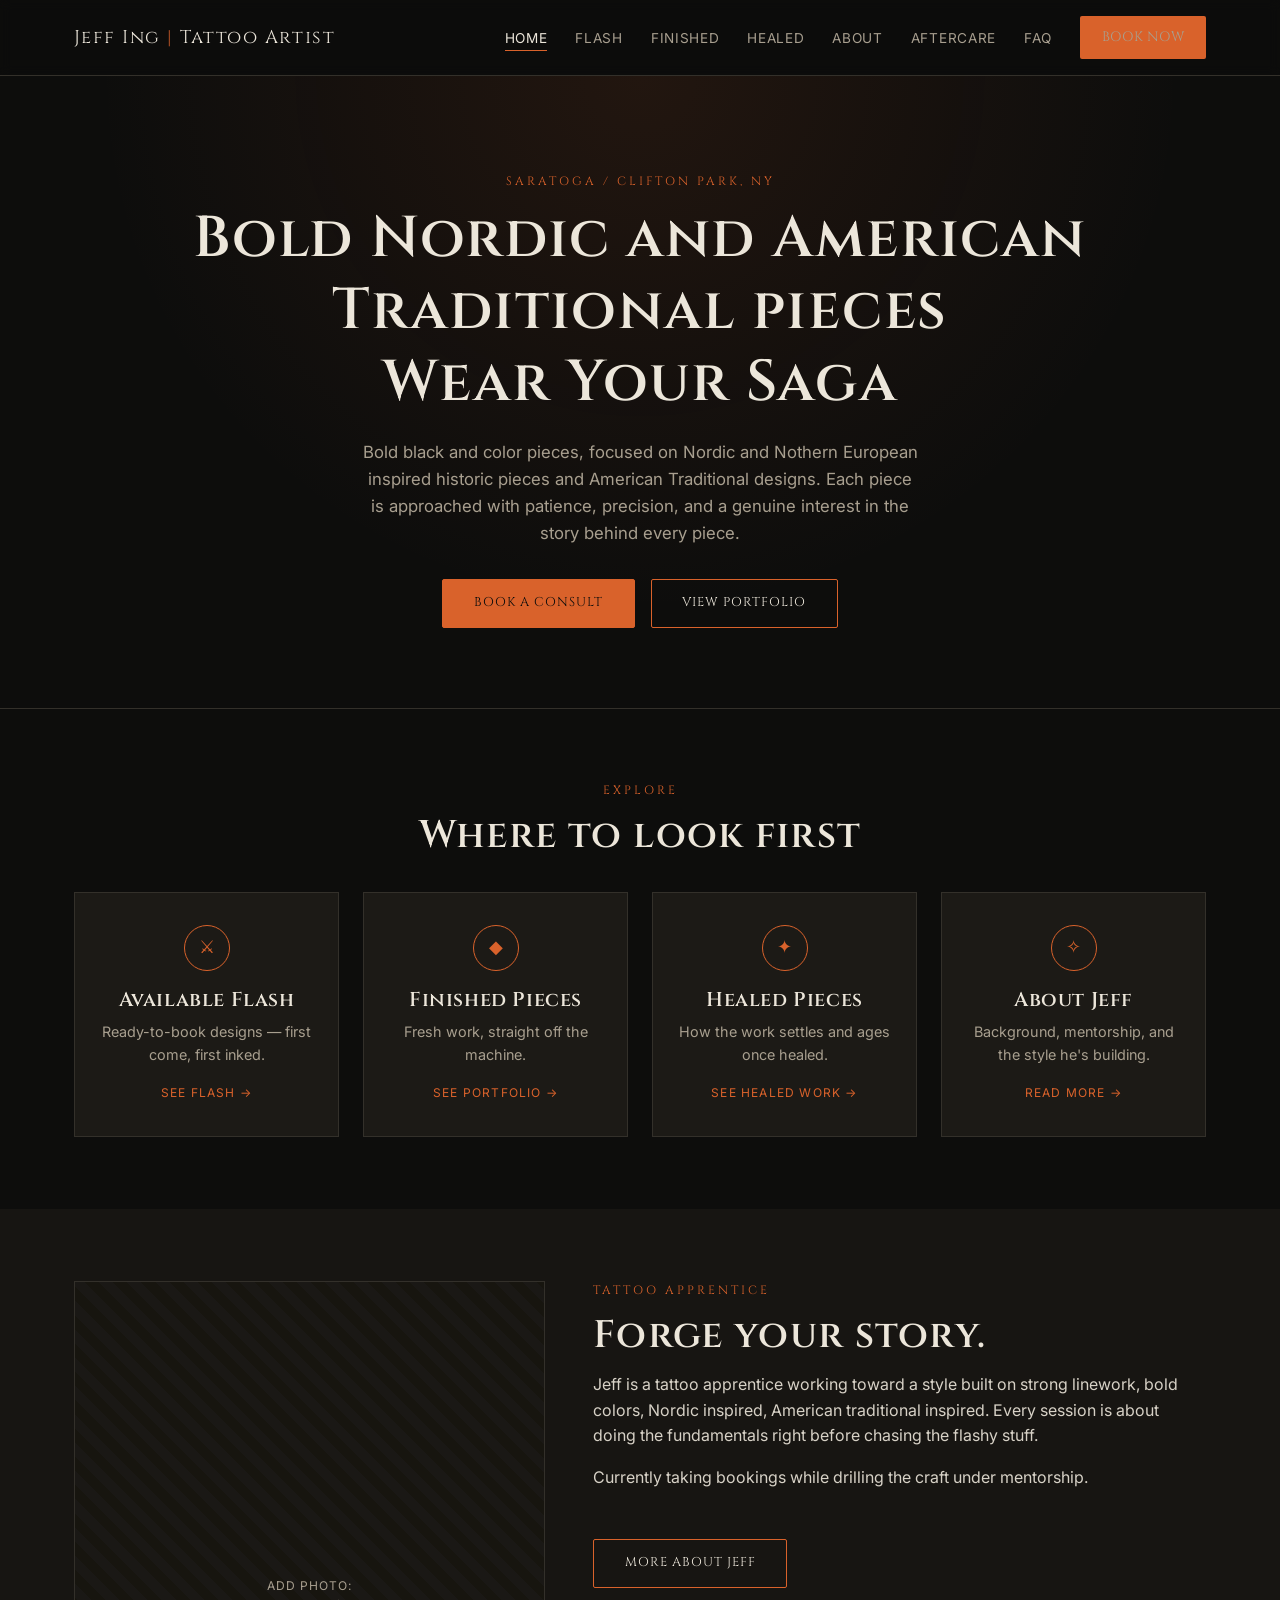
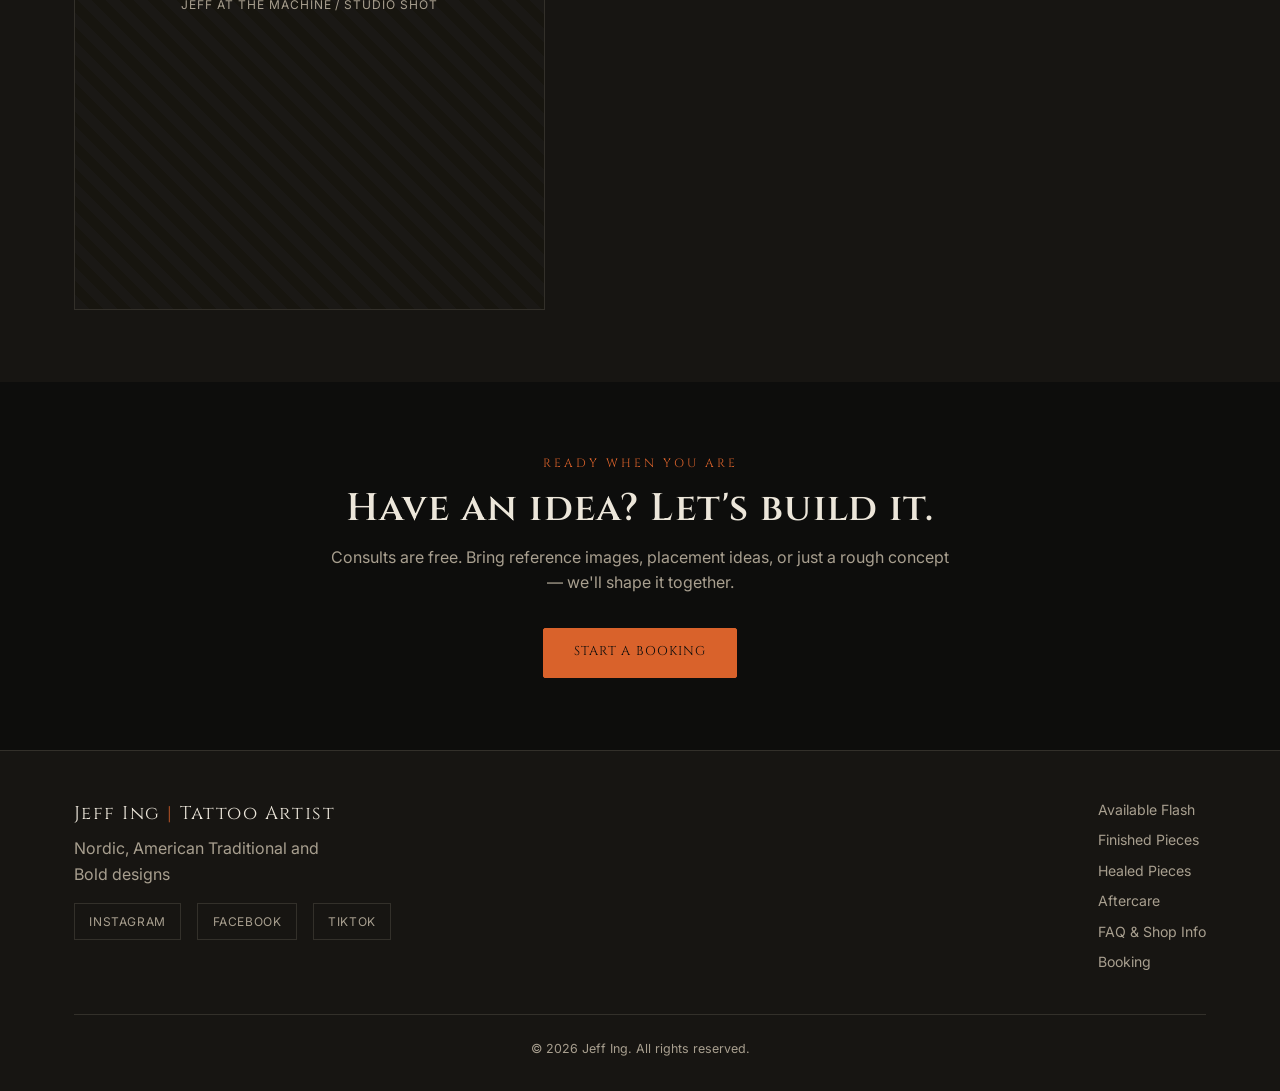
<file: odinsforgeart-website 3/index.html>
<!DOCTYPE html>
<html lang="en">
<head>
<meta charset="UTF-8">
<meta name="viewport" content="width=device-width, initial-scale=1.0">
<title>Jeff Ing | Tattoo Artist — Odin's Forge</title>
<meta name="description" content="Jeff Ing, tattoo artist specializing in Nordic knotwork, blackwork, and American traditional. Based in the Saratoga / Clifton Park, NY area.">
<link rel="preconnect" href="https://fonts.googleapis.com">
<link href="https://fonts.googleapis.com/css2?family=Cinzel:wght@500;600;700&family=Inter:wght@400;500;600&display=swap" rel="stylesheet">
<link rel="stylesheet" href="assets/css/style.css">
</head>
<body>

<header class="site-header">
  <div class="nav-wrap">
    <a href="index.html" class="brand">Jeff Ing <span>|</span> Tattoo Artist</a>
    <button class="nav-toggle" aria-label="Toggle navigation">
      <span></span><span></span><span></span>
    </button>
    <ul class="nav-links">
      <li><a href="index.html" class="active">Home</a></li>
      <li><a href="flash.html">Flash</a></li>
      <li><a href="finished.html">Finished</a></li>
      <li><a href="healed.html">Healed</a></li>
      <li><a href="about.html">About</a></li>
      <li><a href="aftercare.html">Aftercare</a></li>
      <li><a href="faq.html">FAQ</a></li>
      <li><a href="booking.html" class="btn btn-solid">Book Now</a></li>
    </ul>
  </div>
</header>

<section class="hero">
  <div class="container">
    <span class="eyebrow" id="hero-eyebrow">Saratoga / Clifton Park, NY</span>
    <h1 id="hero-headline">Bold blackwork &amp; Nordic pieces,<br>built to last.</h1>
    <p class="lede" id="hero-lede">Fine linework, Nordic knotwork, and American traditional tattooing — approached with patience, precision, and a genuine interest in the story behind every piece.</p>
    <div class="btn-row">
      <a href="booking.html" class="btn btn-solid">Book a Consult</a>
      <a href="finished.html" class="btn">View Portfolio</a>
    </div>
  </div>
</section>

<section>
  <div class="container">
    <div class="text-center">
      <span class="eyebrow">Explore</span>
      <h2>Where to look first</h2>
    </div>
    <div class="card-grid">
      <div class="nav-card">
        <div class="icon">⚔</div>
        <h3>Available Flash</h3>
        <p>Ready-to-book designs — first come, first inked.</p>
        <a href="flash.html" class="link">See Flash →</a>
      </div>
      <div class="nav-card">
        <div class="icon">◆</div>
        <h3>Finished Pieces</h3>
        <p>Fresh work, straight off the machine.</p>
        <a href="finished.html" class="link">See Portfolio →</a>
      </div>
      <div class="nav-card">
        <div class="icon">✦</div>
        <h3>Healed Pieces</h3>
        <p>How the work settles and ages once healed.</p>
        <a href="healed.html" class="link">See Healed Work →</a>
      </div>
      <div class="nav-card">
        <div class="icon">✧</div>
        <h3>About Jeff</h3>
        <p>Background, mentorship, and the style he's building.</p>
        <a href="about.html" class="link">Read More →</a>
      </div>
    </div>
  </div>
</section>

<section class="alt">
  <div class="container about-grid">
    <div class="portrait-placeholder">Add photo:<br>Jeff at the machine / studio shot</div>
    <div class="body">
      <span class="eyebrow" id="about-eyebrow">Tattoo Apprentice</span>
      <h2 id="about-heading">Linework first. Everything else follows.</h2>
      <p id="about-p1">Jeff is a tattoo apprentice working toward a style built on clean linework, Nordic knotwork, and blackwork — with American traditional and color as the long-term goal. Every session is about doing the fundamentals right before chasing the flashy stuff.</p>
      <p id="about-p2">Currently taking linework-focused bookings while drilling the craft under mentorship. Clients are welcome to return later for shading or color work.</p>
      <a href="about.html" class="btn mt-2">More About Jeff</a>
    </div>
  </div>
</section>

<section class="text-center">
  <div class="container max-w">
    <span class="eyebrow">Ready When You Are</span>
    <h2>Have an idea? Let's build it.</h2>
    <p>Consults are free. Bring reference images, placement ideas, or just a rough concept — we'll shape it together.</p>
    <a href="booking.html" class="btn btn-solid mt-2">Start a Booking</a>
  </div>
</section>

<footer class="site-footer">
  <div class="container">
    <div class="footer-grid">
      <div class="footer-brand">
        <a href="index.html" class="brand">Jeff Ing <span>|</span> Tattoo Artist</a>
        <p data-field="tagline" style="max-width:280px; margin-top:0.5rem;">Nordic knotwork &amp; blackwork tattooing, Saratoga / Clifton Park, NY.</p>
        <div class="footer-social">
          <!-- Links auto-fill from Site Settings in the CMS -->
          <a href="#" target="_blank" rel="noopener" data-field="instagram_url">Instagram</a>
          <a href="#" target="_blank" rel="noopener" data-field="facebook_url">Facebook</a>
          <a href="#" target="_blank" rel="noopener" data-field="tiktok_url">TikTok</a>
        </div>
      </div>
      <nav class="footer-links">
        <a href="flash.html">Available Flash</a>
        <a href="finished.html">Finished Pieces</a>
        <a href="healed.html">Healed Pieces</a>
        <a href="aftercare.html">Aftercare</a>
        <a href="faq.html">FAQ &amp; Shop Info</a>
        <a href="booking.html">Booking</a>
      </nav>
    </div>
    <div class="footer-bottom">
      &copy; <span id="year"></span> Jeff Ing. All rights reserved.
    </div>
  </div>
</footer>

<script src="assets/js/main.js"></script>
<script>document.getElementById('year').textContent = new Date().getFullYear();loadHome();</script>

<!-- Netlify Identity — handles the login link from invite/reset emails
     and sends you to the CMS at /admin/ after you log in. -->
<script src="https://identity.netlify.com/v1/netlify-identity-widget.js"></script>
<script>
  if (window.netlifyIdentity) {
    window.netlifyIdentity.on('init', function (user) {
      if (!user) {
        window.netlifyIdentity.on('login', function () {
          document.location.href = '/admin/';
        });
      }
    });
  }
</script>
</body>
</html>
</file>
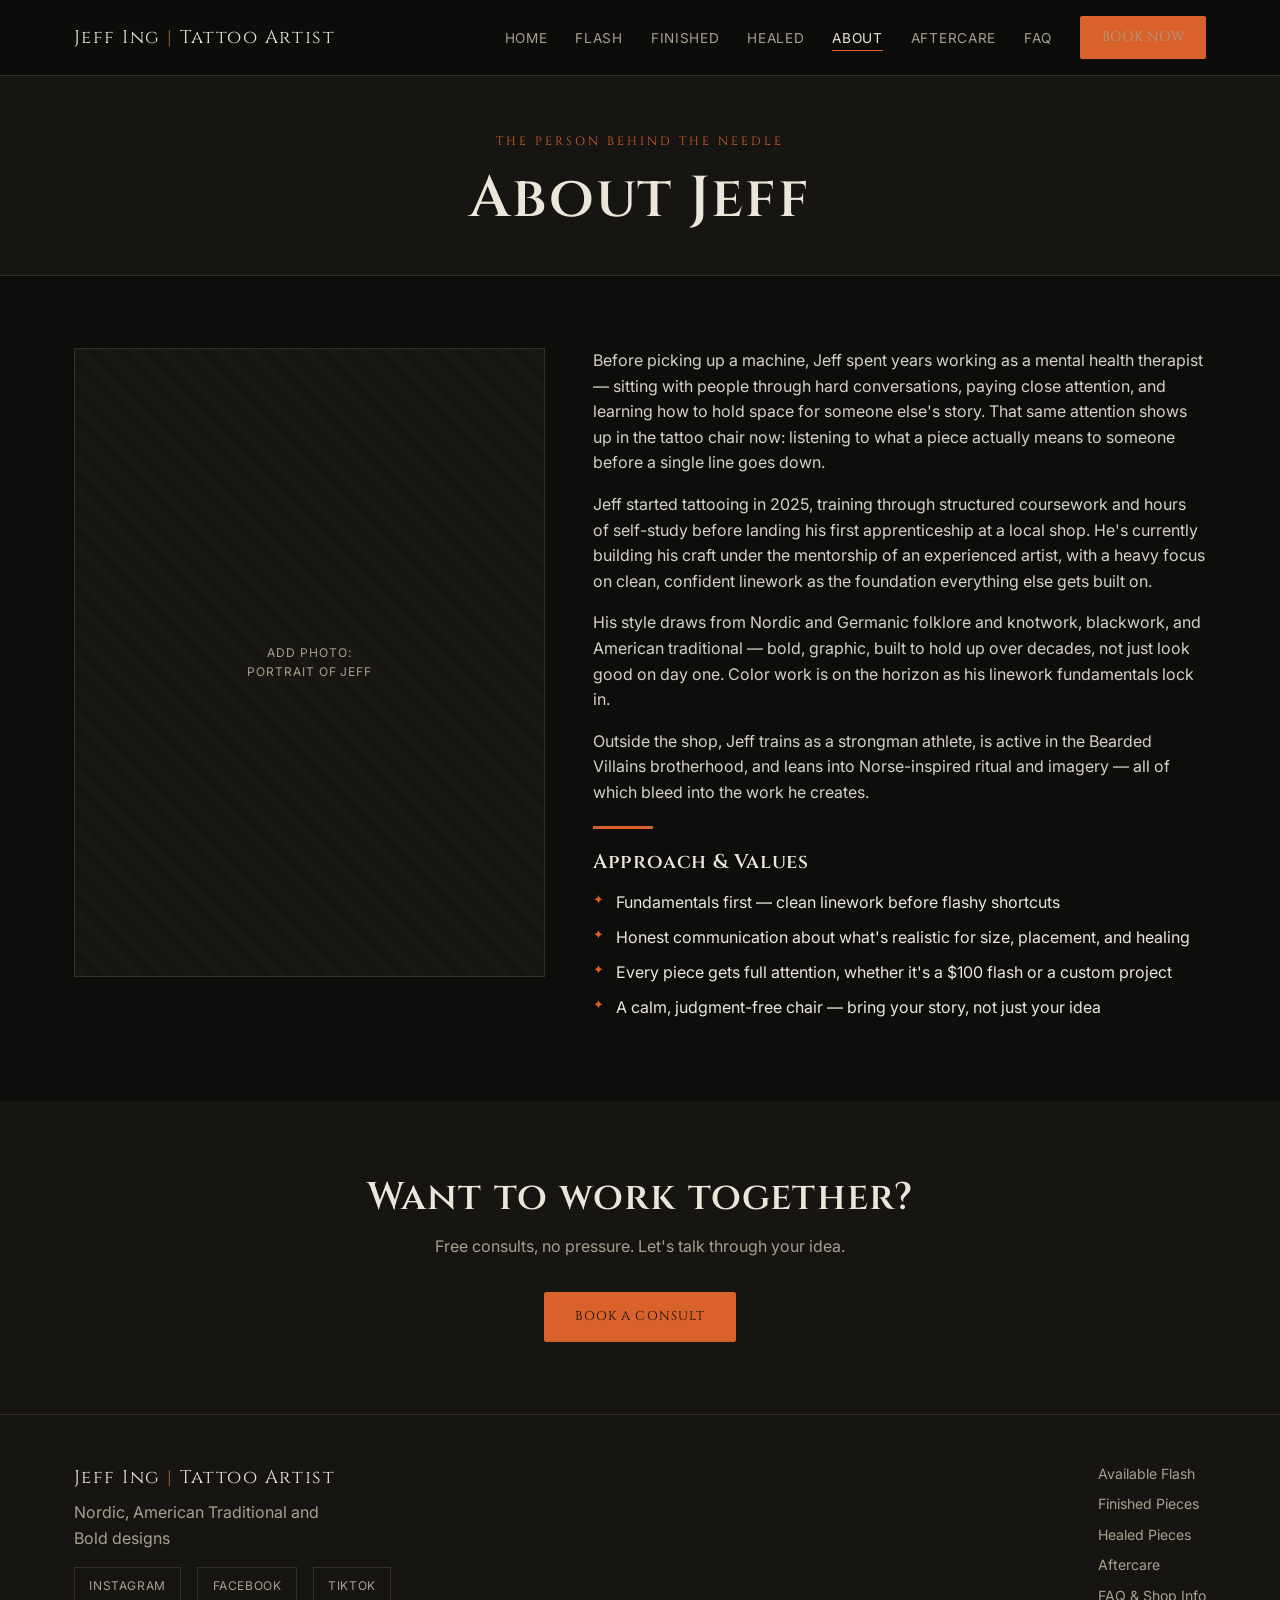
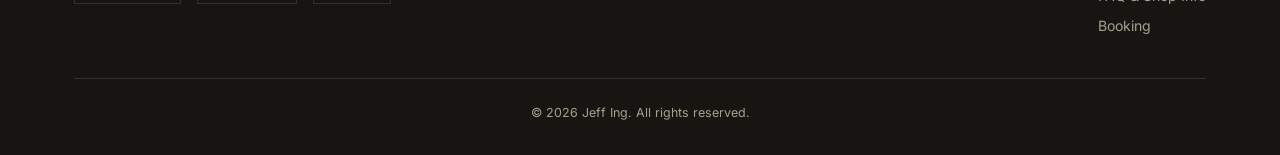
<file: odinsforgeart-website 3/about.html>
<!DOCTYPE html>
<html lang="en">
<head>
<meta charset="UTF-8">
<meta name="viewport" content="width=device-width, initial-scale=1.0">
<title>About — Jeff Ing | Tattoo Artist</title>
<meta name="description" content="About Jeff Ing — tattoo apprentice specializing in Nordic knotwork and blackwork.">
<link rel="preconnect" href="https://fonts.googleapis.com">
<link href="https://fonts.googleapis.com/css2?family=Cinzel:wght@500;600;700&family=Inter:wght@400;500;600&display=swap" rel="stylesheet">
<link rel="stylesheet" href="assets/css/style.css">
</head>
<body>

<header class="site-header">
  <div class="nav-wrap">
    <a href="index.html" class="brand">Jeff Ing <span>|</span> Tattoo Artist</a>
    <button class="nav-toggle" aria-label="Toggle navigation">
      <span></span><span></span><span></span>
    </button>
    <ul class="nav-links">
      <li><a href="index.html">Home</a></li>
      <li><a href="flash.html">Flash</a></li>
      <li><a href="finished.html">Finished</a></li>
      <li><a href="healed.html">Healed</a></li>
      <li><a href="about.html" class="active">About</a></li>
      <li><a href="aftercare.html">Aftercare</a></li>
      <li><a href="faq.html">FAQ</a></li>
      <li><a href="booking.html" class="btn btn-solid">Book Now</a></li>
    </ul>
  </div>
</header>

<section class="page-hero">
  <div class="container">
    <span class="eyebrow">The Person Behind the Needle</span>
    <h1>About Jeff</h1>
  </div>
</section>

<section>
  <div class="container about-grid">
    <div class="portrait-placeholder">Add photo:<br>Portrait of Jeff</div>
    <div class="body">
      <div id="bio-text"><p><em>Loading…</em></p></div>

      <div class="rune-divider"></div>
      <h3>Approach &amp; Values</h3>
      <ul class="value-list" id="values-list"></ul>
    </div>
  </div>
</section>

<section class="alt text-center">
  <div class="container max-w">
    <h2>Want to work together?</h2>
    <p>Free consults, no pressure. Let's talk through your idea.</p>
    <a href="booking.html" class="btn btn-solid mt-2">Book a Consult</a>
  </div>
</section>

<footer class="site-footer">
  <div class="container">
    <div class="footer-grid">
      <div class="footer-brand">
        <a href="index.html" class="brand">Jeff Ing <span>|</span> Tattoo Artist</a>
        <p data-field="tagline" style="max-width:280px; margin-top:0.5rem;">Nordic knotwork &amp; blackwork tattooing, Saratoga / Clifton Park, NY.</p>
        <div class="footer-social">
          <a href="#" target="_blank" rel="noopener" data-field="instagram_url">Instagram</a>
          <a href="#" target="_blank" rel="noopener" data-field="facebook_url">Facebook</a>
          <a href="#" target="_blank" rel="noopener" data-field="tiktok_url">TikTok</a>
        </div>
      </div>
      <nav class="footer-links">
        <a href="flash.html">Available Flash</a>
        <a href="finished.html">Finished Pieces</a>
        <a href="healed.html">Healed Pieces</a>
        <a href="aftercare.html">Aftercare</a>
        <a href="faq.html">FAQ &amp; Shop Info</a>
        <a href="booking.html">Booking</a>
      </nav>
    </div>
    <div class="footer-bottom">
      &copy; <span id="year"></span> Jeff Ing. All rights reserved.
    </div>
  </div>
</footer>

<script src="assets/js/main.js"></script>
<script>
  document.getElementById('year').textContent = new Date().getFullYear();
  loadAbout('bio-text', 'values-list');
</script>
</body>
</html>
</file>
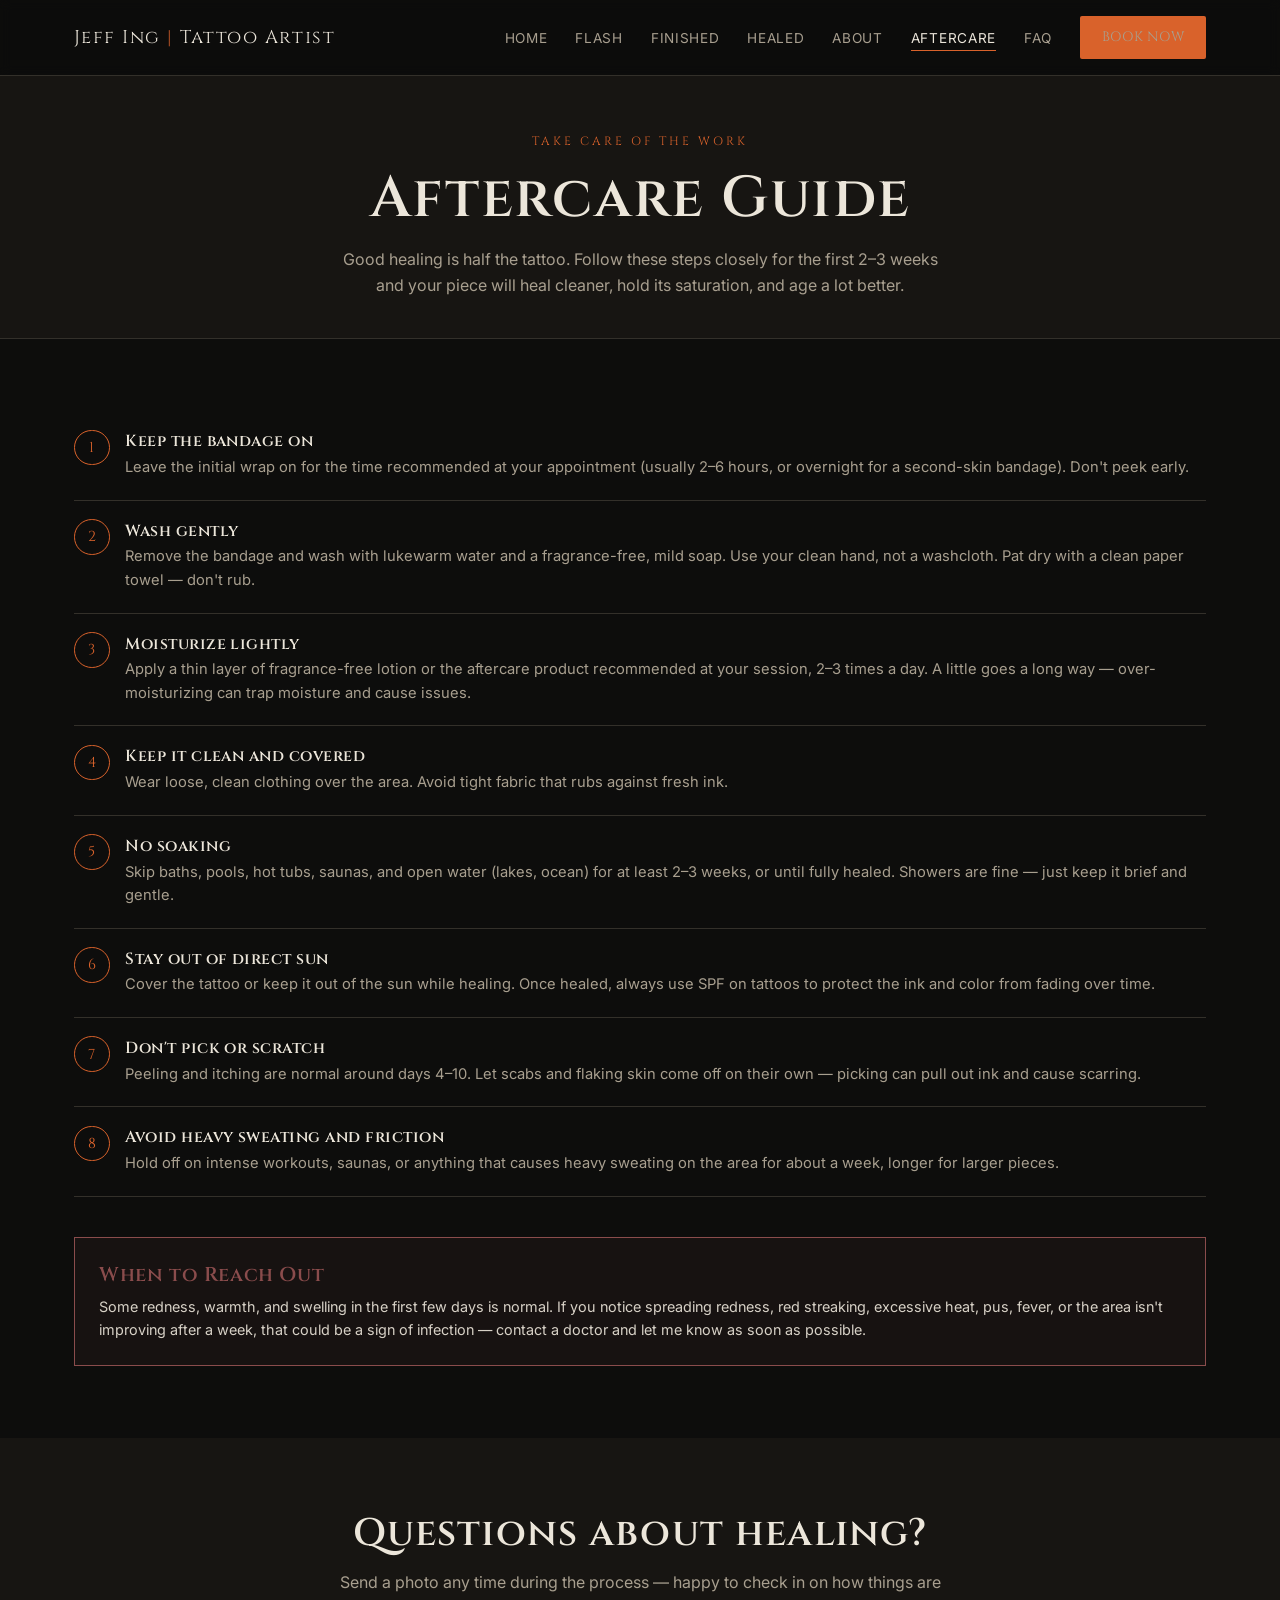
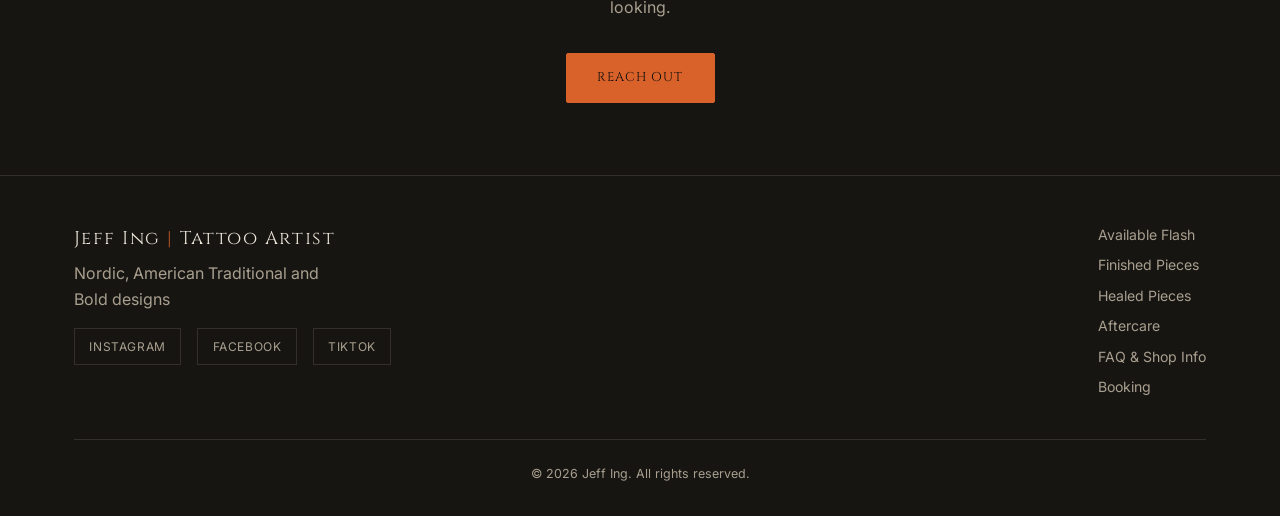
<file: odinsforgeart-website 3/aftercare.html>
<!DOCTYPE html>
<html lang="en">
<head>
<meta charset="UTF-8">
<meta name="viewport" content="width=device-width, initial-scale=1.0">
<title>Aftercare — Jeff Ing | Tattoo Artist</title>
<meta name="description" content="Tattoo aftercare instructions from Jeff Ing.">
<link rel="preconnect" href="https://fonts.googleapis.com">
<link href="https://fonts.googleapis.com/css2?family=Cinzel:wght@500;600;700&family=Inter:wght@400;500;600&display=swap" rel="stylesheet">
<link rel="stylesheet" href="assets/css/style.css">
</head>
<body>

<header class="site-header">
  <div class="nav-wrap">
    <a href="index.html" class="brand">Jeff Ing <span>|</span> Tattoo Artist</a>
    <button class="nav-toggle" aria-label="Toggle navigation">
      <span></span><span></span><span></span>
    </button>
    <ul class="nav-links">
      <li><a href="index.html">Home</a></li>
      <li><a href="flash.html">Flash</a></li>
      <li><a href="finished.html">Finished</a></li>
      <li><a href="healed.html">Healed</a></li>
      <li><a href="about.html">About</a></li>
      <li><a href="aftercare.html" class="active">Aftercare</a></li>
      <li><a href="faq.html">FAQ</a></li>
      <li><a href="booking.html" class="btn btn-solid">Book Now</a></li>
    </ul>
  </div>
</header>

<section class="page-hero">
  <div class="container">
    <span class="eyebrow">Take Care of the Work</span>
    <h1>Aftercare Guide</h1>
    <p>Good healing is half the tattoo. Follow these steps closely for the first 2–3 weeks and your piece will heal cleaner, hold its saturation, and age a lot better.</p>
  </div>
</section>

<section>
  <div class="container">
    <ol class="steps">
      <li>
        <h3>Keep the bandage on</h3>
        <p>Leave the initial wrap on for the time recommended at your appointment (usually 2–6 hours, or overnight for a second-skin bandage). Don't peek early.</p>
      </li>
      <li>
        <h3>Wash gently</h3>
        <p>Remove the bandage and wash with lukewarm water and a fragrance-free, mild soap. Use your clean hand, not a washcloth. Pat dry with a clean paper towel — don't rub.</p>
      </li>
      <li>
        <h3>Moisturize lightly</h3>
        <p>Apply a thin layer of fragrance-free lotion or the aftercare product recommended at your session, 2–3 times a day. A little goes a long way — over-moisturizing can trap moisture and cause issues.</p>
      </li>
      <li>
        <h3>Keep it clean and covered</h3>
        <p>Wear loose, clean clothing over the area. Avoid tight fabric that rubs against fresh ink.</p>
      </li>
      <li>
        <h3>No soaking</h3>
        <p>Skip baths, pools, hot tubs, saunas, and open water (lakes, ocean) for at least 2–3 weeks, or until fully healed. Showers are fine — just keep it brief and gentle.</p>
      </li>
      <li>
        <h3>Stay out of direct sun</h3>
        <p>Cover the tattoo or keep it out of the sun while healing. Once healed, always use SPF on tattoos to protect the ink and color from fading over time.</p>
      </li>
      <li>
        <h3>Don't pick or scratch</h3>
        <p>Peeling and itching are normal around days 4–10. Let scabs and flaking skin come off on their own — picking can pull out ink and cause scarring.</p>
      </li>
      <li>
        <h3>Avoid heavy sweating and friction</h3>
        <p>Hold off on intense workouts, saunas, or anything that causes heavy sweating on the area for about a week, longer for larger pieces.</p>
      </li>
    </ol>

    <div class="warning-box">
      <h3>When to Reach Out</h3>
      <p>Some redness, warmth, and swelling in the first few days is normal. If you notice spreading redness, red streaking, excessive heat, pus, fever, or the area isn't improving after a week, that could be a sign of infection — contact a doctor and let me know as soon as possible.</p>
    </div>
  </div>
</section>

<section class="alt text-center">
  <div class="container max-w">
    <h2>Questions about healing?</h2>
    <p>Send a photo any time during the process — happy to check in on how things are looking.</p>
    <a href="booking.html" class="btn btn-solid mt-2">Reach Out</a>
  </div>
</section>

<footer class="site-footer">
  <div class="container">
    <div class="footer-grid">
      <div class="footer-brand">
        <a href="index.html" class="brand">Jeff Ing <span>|</span> Tattoo Artist</a>
        <p data-field="tagline" style="max-width:280px; margin-top:0.5rem;">Nordic knotwork &amp; blackwork tattooing, Saratoga / Clifton Park, NY.</p>
        <div class="footer-social">
          <a href="#" target="_blank" rel="noopener" data-field="instagram_url">Instagram</a>
          <a href="#" target="_blank" rel="noopener" data-field="facebook_url">Facebook</a>
          <a href="#" target="_blank" rel="noopener" data-field="tiktok_url">TikTok</a>
        </div>
      </div>
      <nav class="footer-links">
        <a href="flash.html">Available Flash</a>
        <a href="finished.html">Finished Pieces</a>
        <a href="healed.html">Healed Pieces</a>
        <a href="aftercare.html">Aftercare</a>
        <a href="faq.html">FAQ &amp; Shop Info</a>
        <a href="booking.html">Booking</a>
      </nav>
    </div>
    <div class="footer-bottom">
      &copy; <span id="year"></span> Jeff Ing. All rights reserved.
    </div>
  </div>
</footer>

<script src="assets/js/main.js"></script>
<script>document.getElementById('year').textContent = new Date().getFullYear();</script>
</body>
</html>
</file>
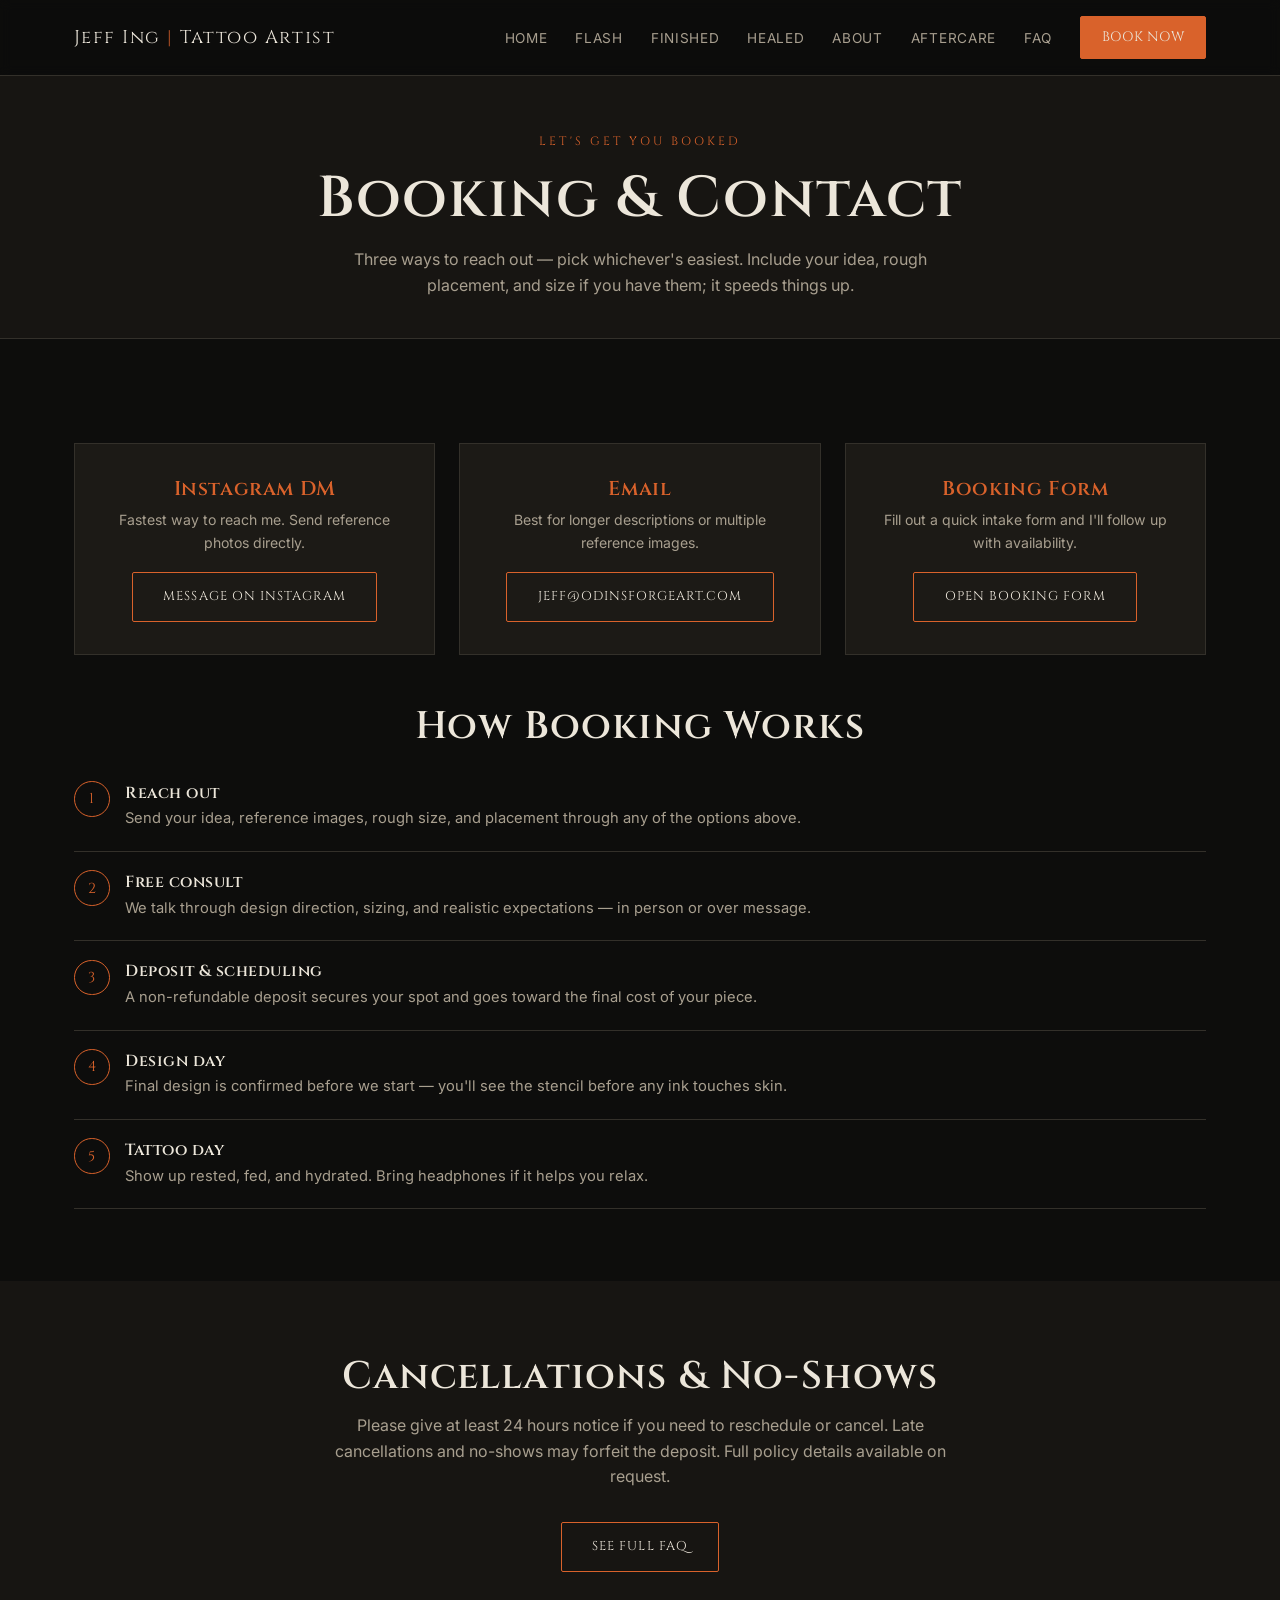
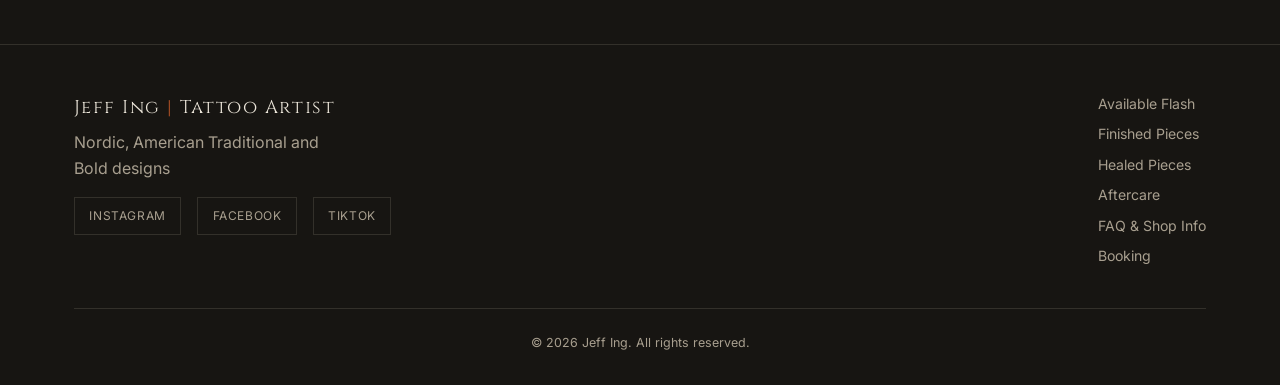
<file: odinsforgeart-website 3/booking.html>
<!DOCTYPE html>
<html lang="en">
<head>
<meta charset="UTF-8">
<meta name="viewport" content="width=device-width, initial-scale=1.0">
<title>Booking — Jeff Ing | Tattoo Artist</title>
<meta name="description" content="Book a tattoo consult with Jeff Ing.">
<link rel="preconnect" href="https://fonts.googleapis.com">
<link href="https://fonts.googleapis.com/css2?family=Cinzel:wght@500;600;700&family=Inter:wght@400;500;600&display=swap" rel="stylesheet">
<link rel="stylesheet" href="assets/css/style.css">
</head>
<body>

<header class="site-header">
  <div class="nav-wrap">
    <a href="index.html" class="brand">Jeff Ing <span>|</span> Tattoo Artist</a>
    <button class="nav-toggle" aria-label="Toggle navigation">
      <span></span><span></span><span></span>
    </button>
    <ul class="nav-links">
      <li><a href="index.html">Home</a></li>
      <li><a href="flash.html">Flash</a></li>
      <li><a href="finished.html">Finished</a></li>
      <li><a href="healed.html">Healed</a></li>
      <li><a href="about.html">About</a></li>
      <li><a href="aftercare.html">Aftercare</a></li>
      <li><a href="faq.html">FAQ</a></li>
      <li><a href="booking.html" class="btn btn-solid active">Book Now</a></li>
    </ul>
  </div>
</header>

<section class="page-hero">
  <div class="container">
    <span class="eyebrow">Let's Get You Booked</span>
    <h1>Booking &amp; Contact</h1>
    <p>Three ways to reach out — pick whichever's easiest. Include your idea, rough placement, and size if you have them; it speeds things up.</p>
  </div>
</section>

<section>
  <div class="container">
    <div class="contact-grid">
      <div class="contact-card">
        <h3>Instagram DM</h3>
        <p>Fastest way to reach me. Send reference photos directly.</p>
        <!-- Link auto-fills from Site Settings in the CMS -->
        <a href="#" class="btn" target="_blank" rel="noopener" data-field="instagram_url">Message on Instagram</a>
      </div>
      <div class="contact-card">
        <h3>Email</h3>
        <p>Best for longer descriptions or multiple reference images.</p>
        <a href="mailto:bookings@odinsforgeart.com" class="btn" data-field="booking_email" data-field-text="true">bookings@odinsforgeart.com</a>
      </div>
      <div class="contact-card">
        <h3>Booking Form</h3>
        <p>Fill out a quick intake form and I'll follow up with availability.</p>
        <a href="#" class="btn" target="_blank" rel="noopener" data-field="booking_form_url">Open Booking Form</a>
      </div>
    </div>

    <div class="booking-steps">
      <h2 class="text-center">How Booking Works</h2>
      <ol class="steps">
        <li>
          <h3>Reach out</h3>
          <p>Send your idea, reference images, rough size, and placement through any of the options above.</p>
        </li>
        <li>
          <h3>Free consult</h3>
          <p>We talk through design direction, sizing, and realistic expectations — in person or over message.</p>
        </li>
        <li>
          <h3>Deposit &amp; scheduling</h3>
          <p>A non-refundable deposit secures your spot and goes toward the final cost of your piece.</p>
        </li>
        <li>
          <h3>Design day</h3>
          <p>Final design is confirmed before we start — you'll see the stencil before any ink touches skin.</p>
        </li>
        <li>
          <h3>Tattoo day</h3>
          <p>Show up rested, fed, and hydrated. Bring headphones if it helps you relax.</p>
        </li>
      </ol>
    </div>
  </div>
</section>

<section class="alt text-center">
  <div class="container max-w">
    <h2>Cancellations &amp; No-Shows</h2>
    <p>Please give at least 24 hours notice if you need to reschedule or cancel. Late cancellations and no-shows may forfeit the deposit. Full policy details available on request.</p>
    <a href="faq.html" class="btn mt-2">See Full FAQ</a>
  </div>
</section>

<footer class="site-footer">
  <div class="container">
    <div class="footer-grid">
      <div class="footer-brand">
        <a href="index.html" class="brand">Jeff Ing <span>|</span> Tattoo Artist</a>
        <p data-field="tagline" style="max-width:280px; margin-top:0.5rem;">Nordic knotwork &amp; blackwork tattooing, Saratoga / Clifton Park, NY.</p>
        <div class="footer-social">
          <a href="#" target="_blank" rel="noopener" data-field="instagram_url">Instagram</a>
          <a href="#" target="_blank" rel="noopener" data-field="facebook_url">Facebook</a>
          <a href="#" target="_blank" rel="noopener" data-field="tiktok_url">TikTok</a>
        </div>
      </div>
      <nav class="footer-links">
        <a href="flash.html">Available Flash</a>
        <a href="finished.html">Finished Pieces</a>
        <a href="healed.html">Healed Pieces</a>
        <a href="aftercare.html">Aftercare</a>
        <a href="faq.html">FAQ &amp; Shop Info</a>
        <a href="booking.html">Booking</a>
      </nav>
    </div>
    <div class="footer-bottom">
      &copy; <span id="year"></span> Jeff Ing. All rights reserved.
    </div>
  </div>
</footer>

<script src="assets/js/main.js"></script>
<script>document.getElementById('year').textContent = new Date().getFullYear();</script>
</body>
</html>
</file>
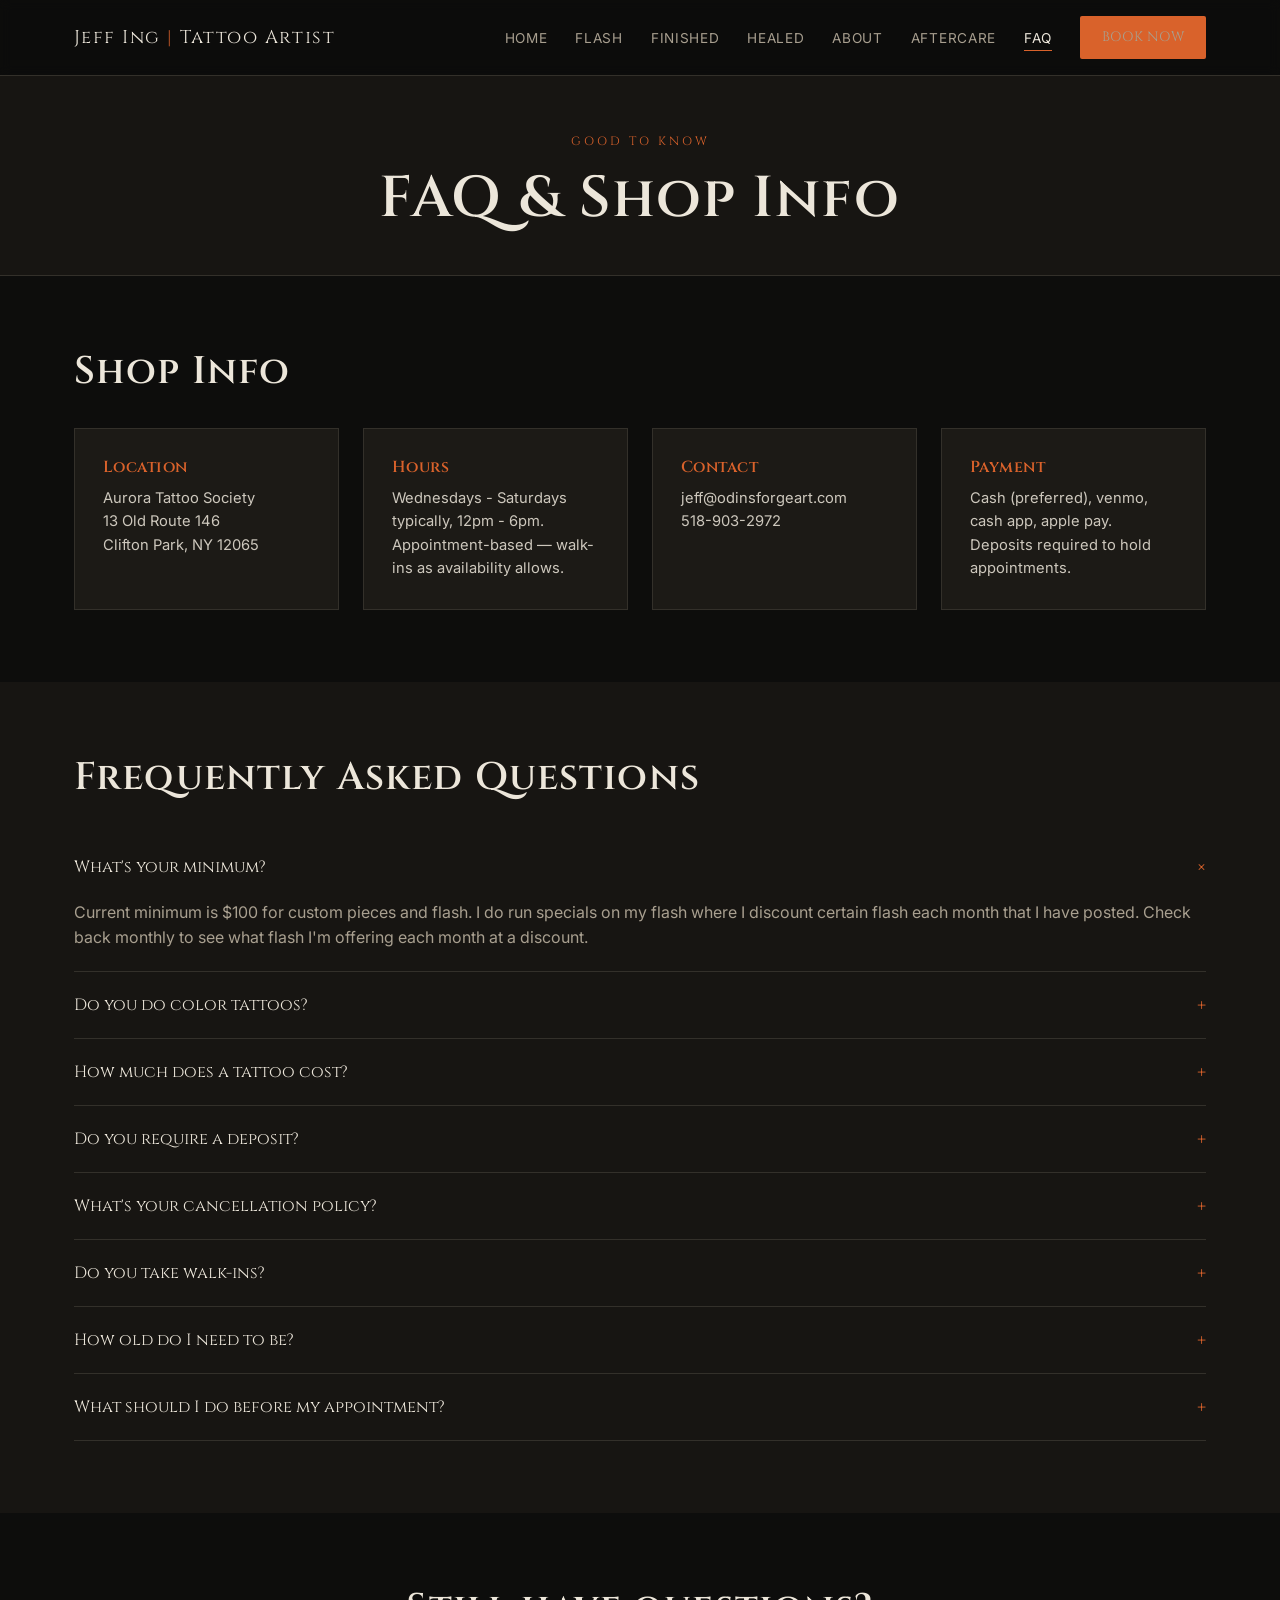
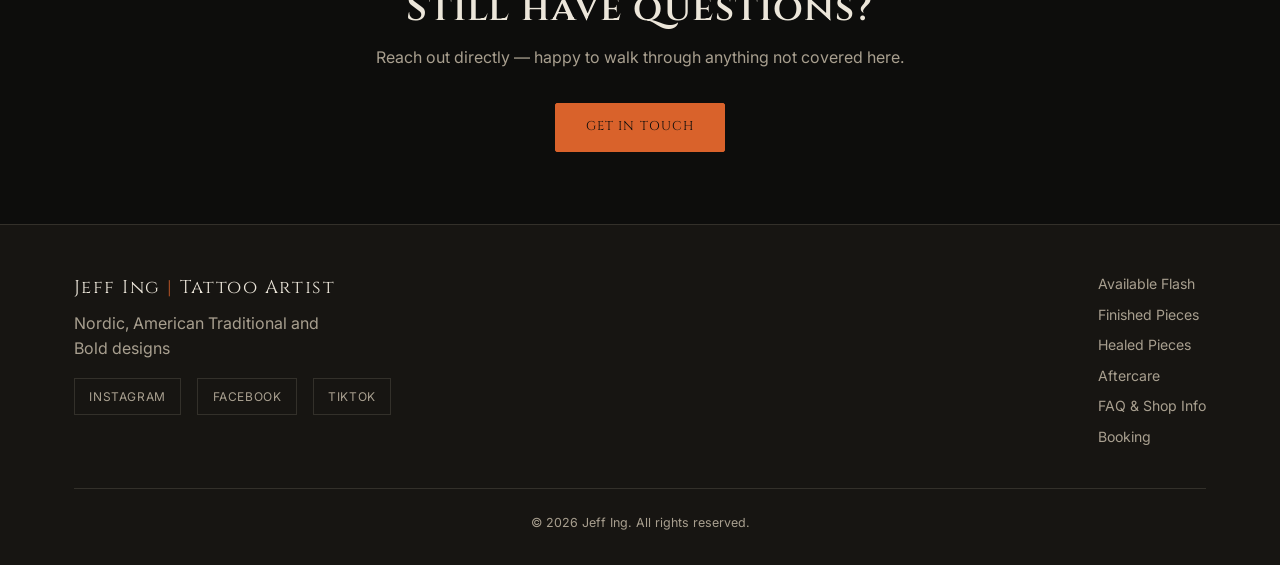
<file: odinsforgeart-website 3/faq.html>
<!DOCTYPE html>
<html lang="en">
<head>
<meta charset="UTF-8">
<meta name="viewport" content="width=device-width, initial-scale=1.0">
<title>FAQ &amp; Shop Info — Jeff Ing | Tattoo Artist</title>
<meta name="description" content="Frequently asked questions and shop information for Jeff Ing, tattoo artist.">
<link rel="preconnect" href="https://fonts.googleapis.com">
<link href="https://fonts.googleapis.com/css2?family=Cinzel:wght@500;600;700&family=Inter:wght@400;500;600&display=swap" rel="stylesheet">
<link rel="stylesheet" href="assets/css/style.css">
</head>
<body>

<header class="site-header">
  <div class="nav-wrap">
    <a href="index.html" class="brand">Jeff Ing <span>|</span> Tattoo Artist</a>
    <button class="nav-toggle" aria-label="Toggle navigation">
      <span></span><span></span><span></span>
    </button>
    <ul class="nav-links">
      <li><a href="index.html">Home</a></li>
      <li><a href="flash.html">Flash</a></li>
      <li><a href="finished.html">Finished</a></li>
      <li><a href="healed.html">Healed</a></li>
      <li><a href="about.html">About</a></li>
      <li><a href="aftercare.html">Aftercare</a></li>
      <li><a href="faq.html" class="active">FAQ</a></li>
      <li><a href="booking.html" class="btn btn-solid">Book Now</a></li>
    </ul>
  </div>
</header>

<section class="page-hero">
  <div class="container">
    <span class="eyebrow">Good to Know</span>
    <h1>FAQ &amp; Shop Info</h1>
  </div>
</section>

<section>
  <div class="container">
    <h2>Shop Info</h2>
    <div class="info-grid mt-2">
      <div class="info-card">
        <h3>Location</h3>
        <p><span data-field="shop_name">[Shop name]</span><br><span data-field="address_line1">[Street address]</span><br><span data-field="address_line2">[City, NY ZIP]</span></p>
      </div>
      <div class="info-card">
        <h3>Hours</h3>
        <p data-field="hours">[Day–Day: hours]. Appointment-based — walk-ins as availability allows.</p>
      </div>
      <div class="info-card">
        <h3>Contact</h3>
        <p><span data-field="booking_email">bookings@odinsforgeart.com</span><br><span data-field="phone">[Phone number]</span></p>
      </div>
      <div class="info-card">
        <h3>Payment</h3>
        <p data-field="payment_info">Cash, Venmo, Cash App, Apple Pay, card (Square). Deposits required to hold appointments.</p>
      </div>
    </div>
  </div>
</section>

<section class="alt">
  <div class="container">
    <h2>Frequently Asked Questions</h2>
    <div class="mt-2" id="faq-list"></div>
  </div>
</section>

<section class="text-center">
  <div class="container max-w">
    <h2>Still have questions?</h2>
    <p>Reach out directly — happy to walk through anything not covered here.</p>
    <a href="booking.html" class="btn btn-solid mt-2">Get in Touch</a>
  </div>
</section>

<footer class="site-footer">
  <div class="container">
    <div class="footer-grid">
      <div class="footer-brand">
        <a href="index.html" class="brand">Jeff Ing <span>|</span> Tattoo Artist</a>
        <p data-field="tagline" style="max-width:280px; margin-top:0.5rem;">Nordic knotwork &amp; blackwork tattooing, Saratoga / Clifton Park, NY.</p>
        <div class="footer-social">
          <a href="#" target="_blank" rel="noopener" data-field="instagram_url">Instagram</a>
          <a href="#" target="_blank" rel="noopener" data-field="facebook_url">Facebook</a>
          <a href="#" target="_blank" rel="noopener" data-field="tiktok_url">TikTok</a>
        </div>
      </div>
      <nav class="footer-links">
        <a href="flash.html">Available Flash</a>
        <a href="finished.html">Finished Pieces</a>
        <a href="healed.html">Healed Pieces</a>
        <a href="aftercare.html">Aftercare</a>
        <a href="faq.html">FAQ &amp; Shop Info</a>
        <a href="booking.html">Booking</a>
      </nav>
    </div>
    <div class="footer-bottom">
      &copy; <span id="year"></span> Jeff Ing. All rights reserved.
    </div>
  </div>
</footer>

<script src="assets/js/main.js"></script>
<script>
  document.getElementById('year').textContent = new Date().getFullYear();
  loadFAQ('faq-list');
</script>
</body>
</html>
</file>
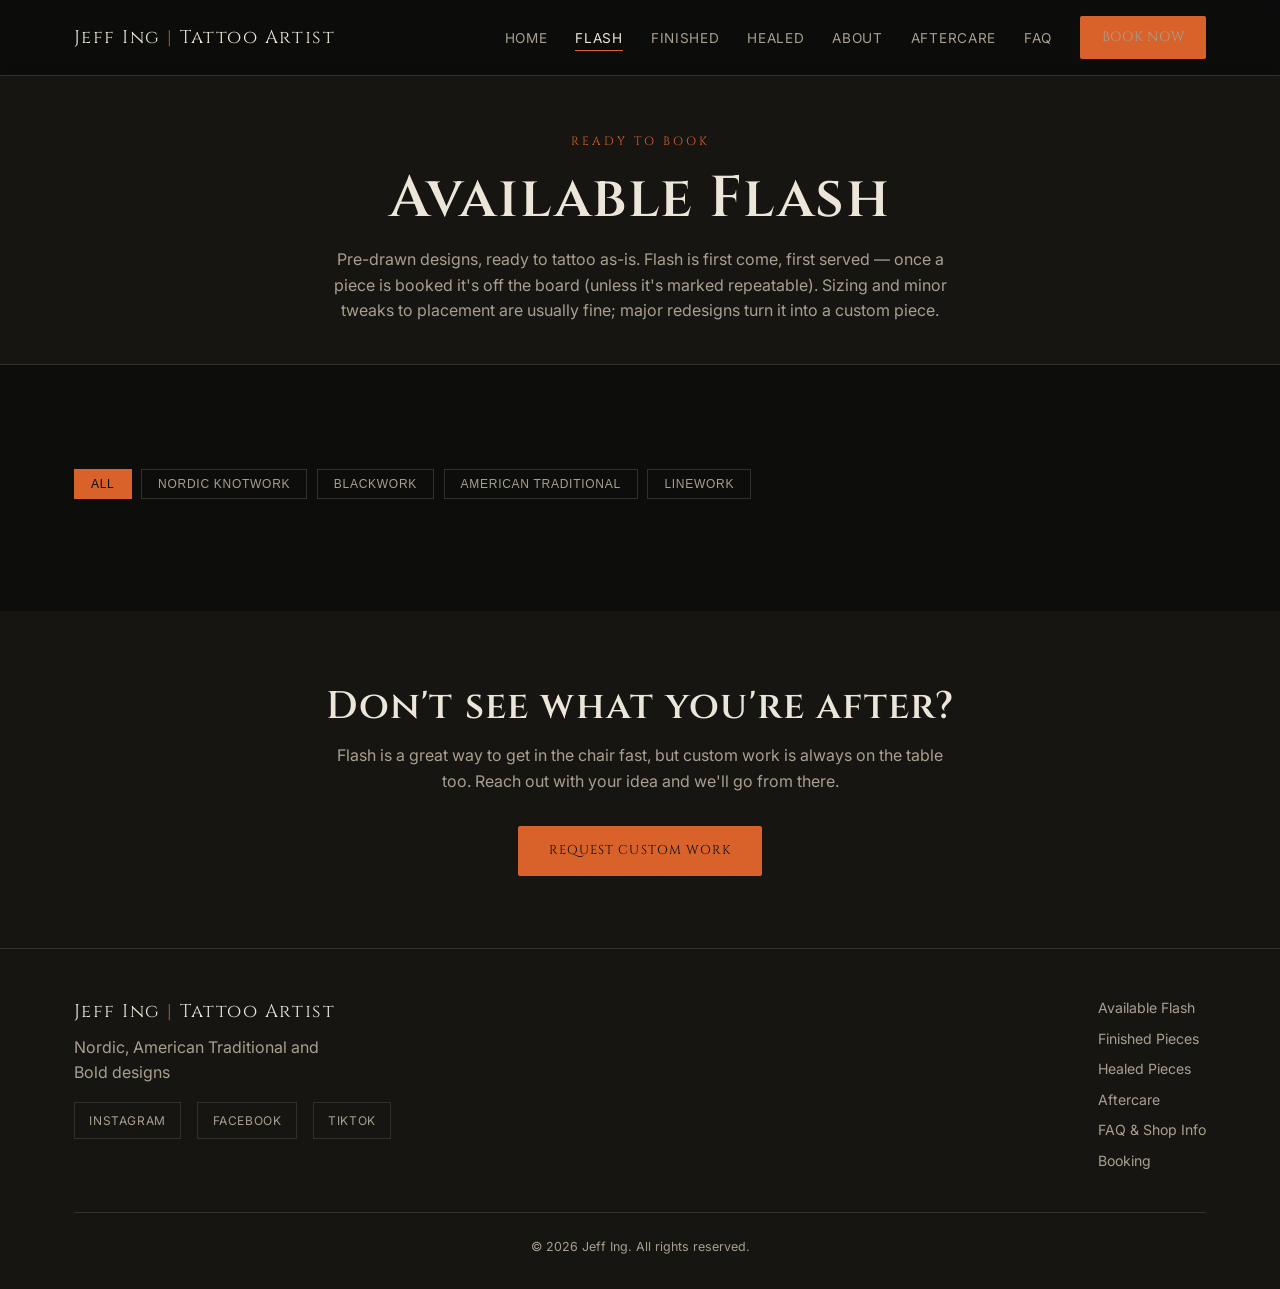
<file: odinsforgeart-website 3/flash.html>
<!DOCTYPE html>
<html lang="en">
<head>
<meta charset="UTF-8">
<meta name="viewport" content="width=device-width, initial-scale=1.0">
<title>Available Flash — Jeff Ing | Tattoo Artist</title>
<meta name="description" content="Available flash designs ready to book with Jeff Ing.">
<link rel="preconnect" href="https://fonts.googleapis.com">
<link href="https://fonts.googleapis.com/css2?family=Cinzel:wght@500;600;700&family=Inter:wght@400;500;600&display=swap" rel="stylesheet">
<link rel="stylesheet" href="assets/css/style.css">
</head>
<body>

<header class="site-header">
  <div class="nav-wrap">
    <a href="index.html" class="brand">Jeff Ing <span>|</span> Tattoo Artist</a>
    <button class="nav-toggle" aria-label="Toggle navigation">
      <span></span><span></span><span></span>
    </button>
    <ul class="nav-links">
      <li><a href="index.html">Home</a></li>
      <li><a href="flash.html" class="active">Flash</a></li>
      <li><a href="finished.html">Finished</a></li>
      <li><a href="healed.html">Healed</a></li>
      <li><a href="about.html">About</a></li>
      <li><a href="aftercare.html">Aftercare</a></li>
      <li><a href="faq.html">FAQ</a></li>
      <li><a href="booking.html" class="btn btn-solid">Book Now</a></li>
    </ul>
  </div>
</header>

<section class="page-hero">
  <div class="container">
    <span class="eyebrow">Ready to Book</span>
    <h1>Available Flash</h1>
    <p>Pre-drawn designs, ready to tattoo as-is. Flash is first come, first served — once a piece is booked it's off the board (unless it's marked repeatable). Sizing and minor tweaks to placement are usually fine; major redesigns turn it into a custom piece.</p>
  </div>
</section>

<section>
  <div class="container">
    <div class="filter-row" id="flash-filters">
      <button class="filter-btn active" data-filter="all">All</button>
      <button class="filter-btn" data-filter="Nordic Knotwork">Nordic Knotwork</button>
      <button class="filter-btn" data-filter="Blackwork">Blackwork</button>
      <button class="filter-btn" data-filter="American Traditional">American Traditional</button>
      <button class="filter-btn" data-filter="Linework">Linework</button>
    </div>

    <div class="gallery-grid" id="flash-grid"></div>
  </div>
</section>

<section class="alt text-center">
  <div class="container max-w">
    <h2>Don't see what you're after?</h2>
    <p>Flash is a great way to get in the chair fast, but custom work is always on the table too. Reach out with your idea and we'll go from there.</p>
    <a href="booking.html" class="btn btn-solid mt-2">Request Custom Work</a>
  </div>
</section>

<footer class="site-footer">
  <div class="container">
    <div class="footer-grid">
      <div class="footer-brand">
        <a href="index.html" class="brand">Jeff Ing <span>|</span> Tattoo Artist</a>
        <p data-field="tagline" style="max-width:280px; margin-top:0.5rem;">Nordic knotwork &amp; blackwork tattooing, Saratoga / Clifton Park, NY.</p>
        <div class="footer-social">
          <a href="#" target="_blank" rel="noopener" data-field="instagram_url">Instagram</a>
          <a href="#" target="_blank" rel="noopener" data-field="facebook_url">Facebook</a>
          <a href="#" target="_blank" rel="noopener" data-field="tiktok_url">TikTok</a>
        </div>
      </div>
      <nav class="footer-links">
        <a href="flash.html">Available Flash</a>
        <a href="finished.html">Finished Pieces</a>
        <a href="healed.html">Healed Pieces</a>
        <a href="aftercare.html">Aftercare</a>
        <a href="faq.html">FAQ &amp; Shop Info</a>
        <a href="booking.html">Booking</a>
      </nav>
    </div>
    <div class="footer-bottom">
      &copy; <span id="year"></span> Jeff Ing. All rights reserved.
    </div>
  </div>
</footer>

<script src="assets/js/main.js"></script>
<script>
  document.getElementById('year').textContent = new Date().getFullYear();

  // Pieces are edited at odinsforgeart.com/admin — this just loads them.
  loadGallery('content/flash.json', 'flash-grid');
  initGalleryFilters('flash-grid', 'flash-filters');
</script>
</body>
</html>
</file>
<file: odinsforgeart-website 3/assets/css/style.css>
/* ============================================================
   Jeff Ing | Tattoo Artist — odinsforgeart.com
   Shared stylesheet — dark forge / Nordic blackwork theme
   ============================================================ */

:root {
  --bg: #0d0d0c;
  --bg-alt: #171512;
  --bg-card: #1c1a16;
  --ember: #d9622b;
  --ember-dim: #a94d22;
  --steel: #8a97a8;
  --bone: #ece6da;
  --muted: #a89f8f;
  --border: #33302a;
  --available: #4c8a5f;
  --booked: #8a4c4c;

  --font-display: 'Cinzel', 'Georgia', serif;
  --font-body: 'Inter', -apple-system, BlinkMacSystemFont, sans-serif;

  --max-width: 1180px;
}

* { box-sizing: border-box; margin: 0; padding: 0; }

html { scroll-behavior: smooth; }

body {
  background: var(--bg);
  color: var(--bone);
  font-family: var(--font-body);
  line-height: 1.6;
  -webkit-font-smoothing: antialiased;
}

img { max-width: 100%; display: block; }

a { color: inherit; text-decoration: none; }

h1, h2, h3, h4 {
  font-family: var(--font-display);
  font-weight: 600;
  letter-spacing: 0.03em;
  line-height: 1.25;
}

h1 { font-size: clamp(2.2rem, 5vw, 3.6rem); }
h2 { font-size: clamp(1.6rem, 3.5vw, 2.4rem); margin-bottom: 0.75rem; }
h3 { font-size: 1.25rem; }

p { color: var(--muted); }

.container {
  max-width: var(--max-width);
  margin: 0 auto;
  padding: 0 1.5rem;
}

.eyebrow {
  font-family: var(--font-display);
  text-transform: uppercase;
  letter-spacing: 0.25em;
  font-size: 0.75rem;
  color: var(--ember);
  display: block;
  margin-bottom: 0.75rem;
}

.rune-divider {
  width: 60px;
  height: 3px;
  background: var(--ember);
  margin: 1.25rem 0;
}
.rune-divider.center { margin-left: auto; margin-right: auto; }

/* ---------- Buttons ---------- */
.btn {
  display: inline-block;
  padding: 0.85rem 1.9rem;
  border: 1px solid var(--ember);
  color: var(--bone);
  font-family: var(--font-display);
  letter-spacing: 0.08em;
  text-transform: uppercase;
  font-size: 0.8rem;
  border-radius: 2px;
  transition: all 0.2s ease;
  cursor: pointer;
  background: transparent;
}
.btn:hover { background: var(--ember); border-color: var(--ember); color: #0d0d0c; }
.btn-solid { background: var(--ember); color: #0d0d0c; }
.btn-solid:hover { background: var(--ember-dim); border-color: var(--ember-dim); color: var(--bone); }

/* ---------- Header / Nav ---------- */
.site-header {
  position: sticky;
  top: 0;
  z-index: 100;
  background: rgba(13,13,12,0.92);
  backdrop-filter: blur(6px);
  border-bottom: 1px solid var(--border);
}
.nav-wrap {
  display: flex;
  align-items: center;
  justify-content: space-between;
  padding: 1rem 1.5rem;
  max-width: var(--max-width);
  margin: 0 auto;
}
.brand {
  font-family: var(--font-display);
  font-size: 1.15rem;
  letter-spacing: 0.08em;
  color: var(--bone);
}
.brand span { color: var(--ember); }
.brand small {
  display: block;
  font-family: var(--font-body);
  font-size: 0.65rem;
  letter-spacing: 0.2em;
  color: var(--muted);
  text-transform: uppercase;
  margin-top: 2px;
}

.nav-links {
  display: flex;
  gap: 1.75rem;
  align-items: center;
  list-style: none;
}
.nav-links a {
  font-size: 0.85rem;
  letter-spacing: 0.05em;
  text-transform: uppercase;
  color: var(--muted);
  transition: color 0.2s ease;
  padding-bottom: 4px;
  border-bottom: 1px solid transparent;
}
.nav-links a:hover,
.nav-links a.active {
  color: var(--bone);
  border-bottom-color: var(--ember);
}
.nav-links .btn { padding: 0.6rem 1.3rem; }

.nav-toggle {
  display: none;
  flex-direction: column;
  gap: 5px;
  background: none;
  border: none;
  cursor: pointer;
  padding: 6px;
}
.nav-toggle span {
  width: 24px;
  height: 2px;
  background: var(--bone);
}

@media (max-width: 860px) {
  .nav-toggle { display: flex; }
  .nav-links {
    position: absolute;
    top: 100%;
    left: 0;
    right: 0;
    background: var(--bg-alt);
    flex-direction: column;
    align-items: flex-start;
    padding: 1.5rem;
    gap: 1.25rem;
    border-bottom: 1px solid var(--border);
    display: none;
  }
  .nav-links.open { display: flex; }
}

/* ---------- Hero ---------- */
.hero {
  padding: 6rem 0 5rem;
  text-align: center;
  background:
    radial-gradient(ellipse at top, rgba(217,98,43,0.10), transparent 60%),
    var(--bg);
  border-bottom: 1px solid var(--border);
}
.hero p.lede {
  max-width: 560px;
  margin: 1.25rem auto 2rem;
  font-size: 1.05rem;
}
.hero .btn-row { display: flex; gap: 1rem; justify-content: center; flex-wrap: wrap; }

/* ---------- Page header (non-home) ---------- */
.page-hero {
  padding: 3.5rem 0 2.5rem;
  text-align: center;
  border-bottom: 1px solid var(--border);
  background: var(--bg-alt);
}
.page-hero p { max-width: 620px; margin: 0.75rem auto 0; }

/* ---------- Section spacing ---------- */
section { padding: 4.5rem 0; }
section.alt { background: var(--bg-alt); }

/* ---------- Nav Cards (home) ---------- */
.card-grid {
  display: grid;
  grid-template-columns: repeat(auto-fit, minmax(240px, 1fr));
  gap: 1.5rem;
  margin-top: 2rem;
}
.nav-card {
  background: var(--bg-card);
  border: 1px solid var(--border);
  padding: 2rem 1.5rem;
  text-align: center;
  transition: border-color 0.2s ease, transform 0.2s ease;
}
.nav-card:hover { border-color: var(--ember); transform: translateY(-3px); }
.nav-card .icon {
  width: 46px; height: 46px;
  margin: 0 auto 1rem;
  border: 1px solid var(--ember);
  border-radius: 50%;
  display: flex; align-items: center; justify-content: center;
  color: var(--ember);
  font-family: var(--font-display);
  font-size: 1.1rem;
}
.nav-card p { font-size: 0.9rem; margin-top: 0.5rem; }
.nav-card a.link { display: inline-block; margin-top: 1rem; font-size: 0.75rem; letter-spacing: 0.1em; text-transform: uppercase; color: var(--ember); }

/* ---------- Gallery ---------- */
.filter-row {
  display: flex;
  flex-wrap: wrap;
  gap: 0.6rem;
  margin: 2rem 0 2.5rem;
}
.filter-btn {
  background: transparent;
  border: 1px solid var(--border);
  color: var(--muted);
  padding: 0.45rem 1rem;
  font-size: 0.75rem;
  text-transform: uppercase;
  letter-spacing: 0.06em;
  cursor: pointer;
  transition: all 0.2s ease;
}
.filter-btn:hover { border-color: var(--ember); color: var(--bone); }
.filter-btn.active { background: var(--ember); border-color: var(--ember); color: #0d0d0c; }

.gallery-grid {
  display: grid;
  grid-template-columns: repeat(auto-fill, minmax(260px, 1fr));
  gap: 1.75rem;
}

.piece-card {
  background: var(--bg-card);
  border: 1px solid var(--border);
  overflow: hidden;
  transition: border-color 0.2s ease;
}
.piece-card:hover { border-color: var(--ember); }

.piece-img {
  aspect-ratio: 4 / 5;
  background:
    repeating-linear-gradient(45deg, #1a1815, #1a1815 10px, #17150f 10px, #17150f 20px);
  display: flex;
  align-items: center;
  justify-content: center;
  border-bottom: 1px solid var(--border);
  position: relative;
}
.piece-img .placeholder-label {
  font-size: 0.7rem;
  letter-spacing: 0.08em;
  text-transform: uppercase;
  color: var(--muted);
  border: 1px dashed var(--border);
  padding: 0.6rem 0.9rem;
  text-align: center;
  max-width: 80%;
}

.piece-body { padding: 1.1rem 1.2rem 1.3rem; }
.piece-body h3 { margin-bottom: 0.3rem; }
.piece-meta {
  display: flex;
  flex-wrap: wrap;
  gap: 0.4rem;
  margin-top: 0.7rem;
}
.tag {
  font-size: 0.68rem;
  text-transform: uppercase;
  letter-spacing: 0.06em;
  padding: 0.25rem 0.6rem;
  border: 1px solid var(--border);
  color: var(--muted);
}
.tag.status-available { border-color: var(--available); color: var(--available); }
.tag.status-booked { border-color: var(--booked); color: var(--booked); }
.price {
  font-family: var(--font-display);
  color: var(--ember);
  margin-top: 0.6rem;
  font-size: 0.95rem;
}

/* ---------- About ---------- */
.about-grid {
  display: grid;
  grid-template-columns: 1fr 1.3fr;
  gap: 3rem;
  align-items: start;
}
@media (max-width: 780px) { .about-grid { grid-template-columns: 1fr; } }
.portrait-placeholder {
  aspect-ratio: 3/4;
  background: repeating-linear-gradient(45deg, #1a1815, #1a1815 10px, #17150f 10px, #17150f 20px);
  border: 1px solid var(--border);
  display: flex; align-items: center; justify-content: center;
  color: var(--muted);
  font-size: 0.75rem;
  text-transform: uppercase;
  letter-spacing: 0.08em;
  text-align: center;
  padding: 1rem;
}
.about-grid .body p { margin-bottom: 1rem; color: var(--bone); opacity: 0.9; }

/* ---------- Values / list blocks ---------- */
.value-list { list-style: none; margin-top: 1rem; }
.value-list li {
  padding-left: 1.4rem;
  position: relative;
  margin-bottom: 0.6rem;
  color: var(--bone);
}
.value-list li::before {
  content: "\2726";
  position: absolute; left: 0; color: var(--ember);
  font-size: 0.8rem;
}

/* ---------- FAQ accordion ---------- */
.faq-item {
  border-bottom: 1px solid var(--border);
}
.faq-question {
  width: 100%;
  text-align: left;
  background: none;
  border: none;
  color: var(--bone);
  font-family: var(--font-display);
  font-size: 1.02rem;
  padding: 1.25rem 0;
  cursor: pointer;
  display: flex;
  justify-content: space-between;
  align-items: center;
  gap: 1rem;
}
.faq-question .plus { color: var(--ember); font-size: 1.2rem; transition: transform 0.2s ease; }
.faq-item.open .plus { transform: rotate(45deg); }
.faq-answer {
  max-height: 0;
  overflow: hidden;
  transition: max-height 0.25s ease;
}
.faq-item.open .faq-answer { max-height: 400px; }
.faq-answer p { padding-bottom: 1.25rem; }

/* ---------- Info cards (Shop / FAQ) ---------- */
.info-grid {
  display: grid;
  grid-template-columns: repeat(auto-fit, minmax(220px, 1fr));
  gap: 1.5rem;
}
.info-card {
  background: var(--bg-card);
  border: 1px solid var(--border);
  padding: 1.75rem;
}
.info-card h3 { color: var(--ember); font-size: 1rem; margin-bottom: 0.6rem; }
.info-card p { color: var(--bone); opacity: 0.85; font-size: 0.92rem; }

/* ---------- Aftercare steps ---------- */
.steps {
  counter-reset: step;
  list-style: none;
}
.steps li {
  counter-increment: step;
  position: relative;
  padding: 1.25rem 0 1.25rem 3.2rem;
  border-bottom: 1px solid var(--border);
}
.steps li::before {
  content: counter(step);
  position: absolute;
  left: 0; top: 1.15rem;
  width: 2.1rem; height: 2.1rem;
  border: 1px solid var(--ember);
  color: var(--ember);
  border-radius: 50%;
  display: flex; align-items: center; justify-content: center;
  font-family: var(--font-display);
  font-size: 0.9rem;
}
.steps li h3 { color: var(--bone); margin-bottom: 0.3rem; font-size: 1rem; }
.steps li p { font-size: 0.92rem; }

.warning-box {
  border: 1px solid var(--booked);
  background: rgba(138,76,76,0.08);
  padding: 1.5rem;
  margin-top: 2.5rem;
}
.warning-box h3 { color: var(--booked); margin-bottom: 0.5rem; }
.warning-box p { color: var(--bone); opacity: 0.9; font-size: 0.9rem; }

/* ---------- Contact / Booking ---------- */
.contact-grid {
  display: grid;
  grid-template-columns: repeat(auto-fit, minmax(240px, 1fr));
  gap: 1.5rem;
  margin-top: 2rem;
}
.contact-card {
  background: var(--bg-card);
  border: 1px solid var(--border);
  padding: 2rem;
  text-align: center;
}
.contact-card h3 { color: var(--ember); margin-bottom: 0.5rem; }
.contact-card p { font-size: 0.88rem; margin-bottom: 1.1rem; }

.booking-steps { margin-top: 3rem; }

/* ---------- Footer ---------- */
.site-footer {
  border-top: 1px solid var(--border);
  padding: 3rem 0 2rem;
  background: var(--bg-alt);
}
.footer-grid {
  display: flex;
  flex-wrap: wrap;
  justify-content: space-between;
  gap: 2rem;
}
.footer-brand .brand { margin-bottom: 0.5rem; }
.footer-social {
  display: flex;
  gap: 1rem;
  margin-top: 1rem;
}
.footer-social a {
  border: 1px solid var(--border);
  padding: 0.5rem 0.9rem;
  font-size: 0.75rem;
  text-transform: uppercase;
  letter-spacing: 0.05em;
  color: var(--muted);
}
.footer-social a:hover { border-color: var(--ember); color: var(--ember); }
.footer-links {
  display: flex;
  flex-direction: column;
  gap: 0.5rem;
}
.footer-links a { color: var(--muted); font-size: 0.88rem; }
.footer-links a:hover { color: var(--ember); }
.footer-bottom {
  margin-top: 2.5rem;
  padding-top: 1.5rem;
  border-top: 1px solid var(--border);
  font-size: 0.78rem;
  color: var(--muted);
  text-align: center;
}

/* ---------- Utility ---------- */
.text-center { text-align: center; }
.mt-2 { margin-top: 2rem; }
.max-w { max-width: 680px; margin: 0 auto; }
</file>
